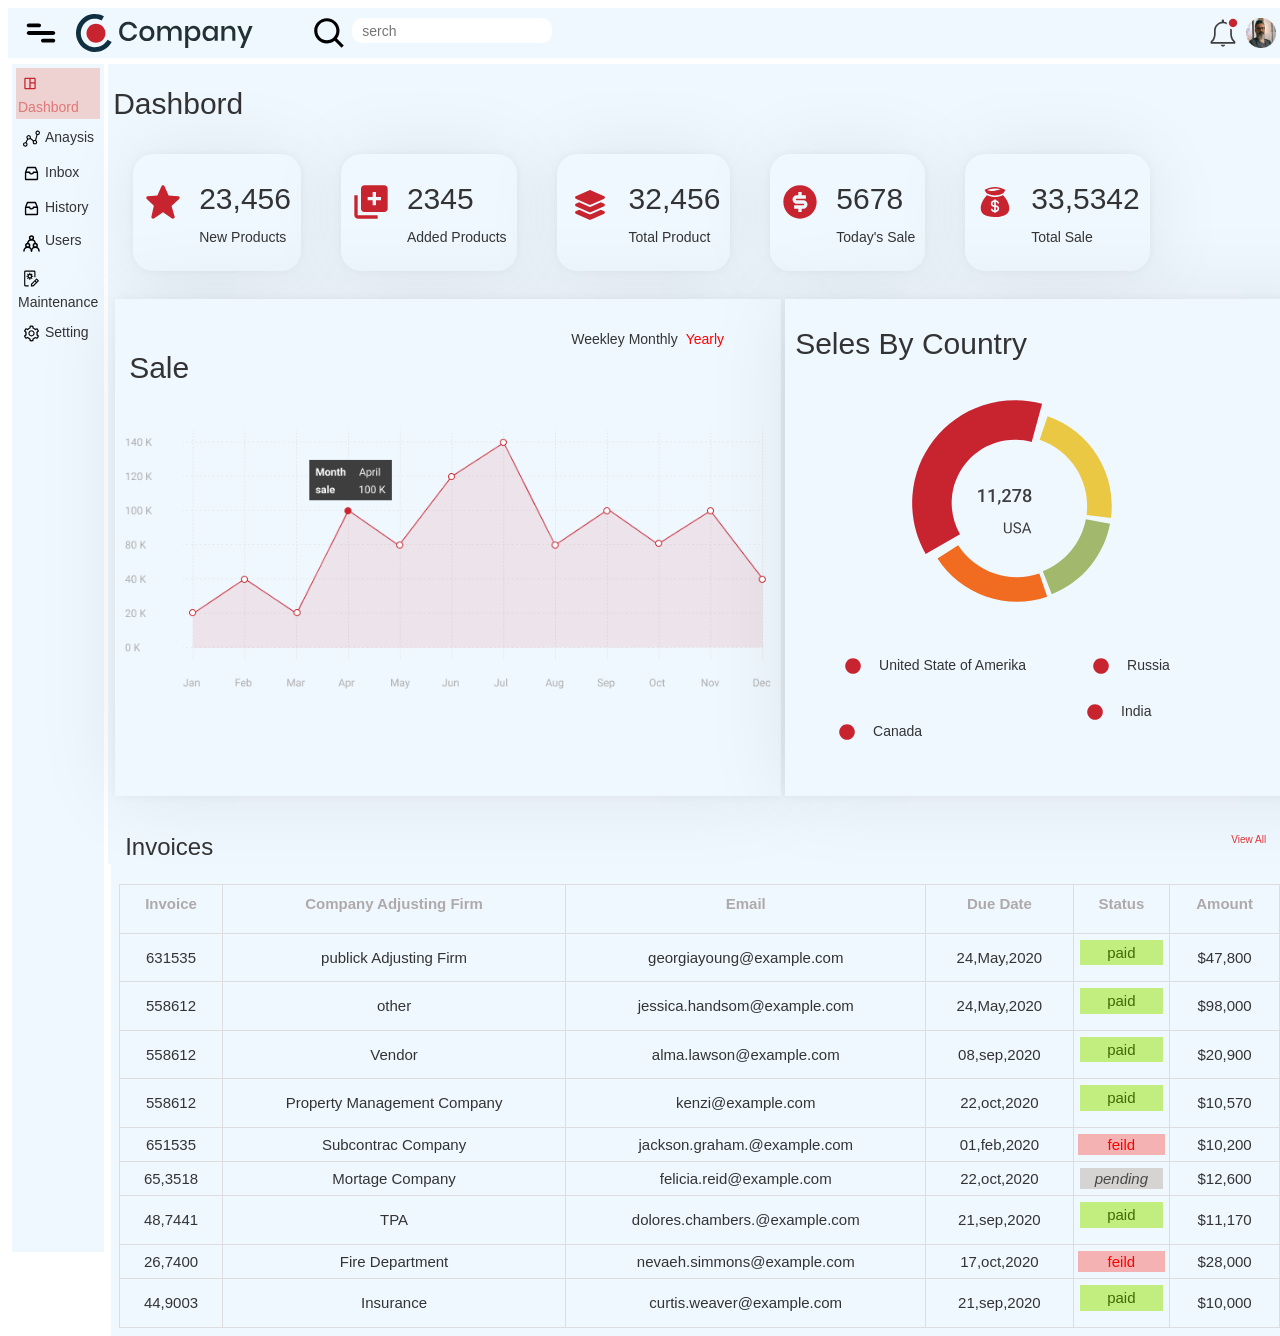
<file: HTML/html_training_assignment/dashbord.html>
<!DOCTYPE html>
<html lang="en">

<head>
    <meta charset="UTF-8">
    <meta http-equiv="X-UA-Compatible" content="IE=edge">
    <meta name="viewport" content="width=device-width, initial-scale=1.0">
    <title>Dashbord</title>
    <link rel="stylesheet" href="css/dashbord.css">
    <link rel="stylesheet" href="https://cdnjs.cloudflare.com/ajax/libs/font-awesome/6.2.1/css/all.min.css">
    <link rel="stylesheet" href="https://maxcdn.bootstrapcdn.com/bootstrap/3.4.1/css/bootstrap.min.css">
    <script src="https://cdn.jsdelivr.net/npm/@popperjs/core@2.11.6/dist/umd/popper.min.js"
        integrity="sha384-oBqDVmMz9ATKxIep9tiCxS/Z9fNfEXiDAYTujMAeBAsjFuCZSmKbSSUnQlmh/jp3"
        crossorigin="anonymous"></script>
    <script src="https://cdn.jsdelivr.net/npm/bootstrap@5.3.0-alpha1/dist/js/bootstrap.min.js"
        integrity="sha384-mQ93GR66B00ZXjt0YO5KlohRA5SY2XofN4zfuZxLkoj1gXtW8ANNCe9d5Y3eG5eD"
        crossorigin="anonymous"></script>

    <style>
        table {
            font-family: arial, sans-serif;
            border-collapse: collapse;
            width: 100%;
            font-size: 15px;

        }

        td,
        th {

            border: 1px solid #dddddd;
            text-align: center;
            padding: 6px;

        }

        th>p {
            color: rgb(175, 170, 170);
        }

        td>p {
            background-color: rgb(193, 238, 126);
            color: rgb(65, 105, 5);

        }

        td {

            background-origin: border-box;
        }

        td>i {
            color: rgb(75, 71, 71);
            background-color: rgb(214, 211, 211);
            margin-left: -44px;
            margin-right: -44px;
            padding-left: 15px;
            padding-right: 15px;
            text-align: center;
        }

        td>span {
            background-color: rgb(245, 178, 178);
            color: rgb(253, 0, 0);
            margin-left: -18px;
            margin-right: -18px;
            padding-left: 30px;
            padding-right: 30px;

        }
    </style>
</head>

<body>

    <div class="san">
        <img class="todo" src="images/menu-bar.svg" alt="">
        <img class="rat" src="images/logo.svg" alt="">
        <img src="images/search-icon.svg" alt=""><input type="text" placeholder="serch">
        <div class="tet"><img src="images/notification-icon.svg" alt=""> <img src="images/profile.png" alt="">
            <p>john Doe</p> <img src="images/downward-arrow.svg" alt="">
        </div>
    </div>

    <div class="sr">

        <div class=" got ">
            <div class="ms">
                <img src="images/dashboard-active.svg" alt=""><span> Dashbord </span></img>
            </div>
            <div class="mt">
                <img src="images/graph-default.svg" alt="">Anaysis</img>
            </div>
            <div class="mu">
                <img src="images/inbox-default.svg" alt="">Inbox</img>
            </div>
            <div class="mv">
                <img src="images/inbox-default.svg" alt="">History</img>
            </div>
            <div class="mw">
                <img src="images/user-default.svg" alt="">Users</img>
            </div>
            <div class="mx">
                <img src="images/maintenance-default.svg" alt="">Maintenance</img>
            </div>
            <div class="mz">
                <img src="images/setting-default.svg" alt="">Setting</img>
            </div>
        </div>


        <!--start the dashbord-->

        <div class="mr">
            <h2>Dashbord</h2>

            <!--first dashbord-->

            <div class="bs">


                <div class="sa">
                    <div class="sb">
                        <img src="images/star.svg" alt="star">
                    </div>
                    <div class="sc">
                        <h2>23,456</h2>
                        <span>New Products</span>
                    </div>
                </div>

                <div class="sa">
                    <div class="sb">
                        <img src="images/new-product.svg" alt="star">
                    </div>
                    <div class="sc">
                        <h2>2345</h2>
                        <span>Added Products</span>
                    </div>
                </div>


                <div class="sa">
                    <div class="sb">
                        <img class="ds" src="images/total-product.svg" alt="star">
                    </div>
                    <div class="sc">
                        <h2>32,456</h2>
                        <span>Total Product</span>
                    </div>
                </div>

                <div class="sa">

                    <div class="sb">
                        <img src="images/dollar-filled.svg" alt="star">
                    </div>
                    <div class="sc">
                        <h2>5678</h2>
                        <span>Today's Sale</span>
                    </div>
                </div>

                <div class="sa">
                    <div class="sb">
                        <img src="images/money-bag.svg" alt="star">
                    </div>
                    <div class="sc">
                        <h2>33,5342</h2>
                        <span>Total Sale</span>
                    </div>
                </div>

            </div>



            <!--second dashbord-->
            <div class="mw">
                <div class="rs">


                    <div class="ga">
                        <div class="gh">
                            <b>
                                <h2>Sale</h2>
                            </b>


                        </div>

                        <div class="gi">
                            <p>Weekley</p>
                            <p>Monthly</p>
                            <p> <span>Yearly </span> </p>
                        </div>
                    </div>

                    <div class="gj">
                        <img src="images/data-graph.png" alt="">
                    </div>


                </div>








                <div class="rs">

                    <div class="ab">
                        <h2>Seles By Country</h2>
                    </div>
                    <div class="ab">
                        <img src="images/pie-chart.svg" alt="">
                    </div>
                    <div class="ab">
                        <div class="ta">
                            <d> <span> <img src="images/radio-checked-icon.svg" alt=""> United State of Amerika</span>
                            </d>
                            <d> <span>
                                    <p> <img src="images/radio-checked-icon.svg" alt=""> Canada </p>
                                </span></d>

                        </div>
                        <div class="ta">
                            <d> <span> <img src="images/radio-checked-icon.svg" alt=""> Russia</span></d>

                            <d> <span>
                                    <p> <img src="images/radio-checked-icon.svg" alt=""> India </p>
                                </span></d>
                        </div>
                    </div>


                </div>
            </div>


            <!-- third class------->
            <div class="ak">
                <div class="cv">
                    <div class="bn">
                        <h3>Invoices</h3>
                    </div>
                    <div class="bn">
                        <h4>View All</h4>
                    </div>
                </div>
                <div class="cv">


                    <table>
                        <tr>
                            <th>
                                <p> Invoice </p>
                            </th>
                            <th>
                                <p>Company Adjusting Firm </p>
                            </th>
                            <th>
                                <p>Email </p>
                            </th>
                            <th>
                                <p>Due Date </p>
                            </th>
                            <th>
                                <p>Status </p>
                            </th>
                            <th>
                                <p>Amount </p>
                            </th>

                        </tr>
                        <tr>
                            <td>631535</td>
                            <td>publick Adjusting Firm</td>
                            <td>georgiayoung@example.com</td>
                            <td>24,May,2020</td>
                            <td>
                                <p> paid
                            </td>
                            <td>$47,800</td>
                        </tr>
                        <tr>
                            <td>558612 </td>
                            <td>other </td>
                            <td>jessica.handsom@example.com</td>
                            <td> 24,May,2020</td>
                            <td>
                                <p> paid
                            </td>
                            <td>$98,000</td>
                        </tr>
                        <tr>
                            <td>558612 </td>
                            <td> Vendor</td>
                            <td> alma.lawson@example.com</td>
                            <td> 08,sep,2020</td>
                            <td>
                                <p> paid
                            </td>
                            <td>$20,900</td>
                        </tr>
                        <tr>
                            <td>558612 </td>
                            <td> Property Management Company</td>
                            <td> kenzi@example.com</td>
                            <td> 22,oct,2020</td>
                            <td>
                                <p> paid
                            </td>
                            <td>$10,570</td>
                        </tr>
                        <tr>
                            <td> 651535</td>
                            <td>Subcontrac Company </td>
                            <td>jackson.graham.@example.com</td>
                            <td>01,feb,2020 </td>
                            <td> <span>feild </span> </td>
                            <td>$10,200</td>
                        </tr>
                        <tr>
                            <td> 65,3518 </td>
                            <td> Mortage Company</td>
                            <td>felicia.reid@example.com</td>
                            <td> 22,oct,2020 </td>
                            <td> <i> pending </i> </td>
                            <td>$12,600</td>
                        </tr>
                        <tr>
                            <td> 48,7441 </td>
                            <td>TPA </td>
                            <td>dolores.chambers.@example.com</td>
                            <td> 21,sep,2020 </td>
                            <td>
                                <p> paid
                            </td>
                            <td>$11,170</td>
                        </tr>
                        <tr>
                            <td>26,7400 </td>
                            <td>Fire Department </td>
                            <td>nevaeh.simmons@example.com</td>
                            <td> 17,oct,2020</td>
                            <td> <span>feild </span> </td>
                            <td>$28,000</td>
                        </tr>
                        <tr>
                            <td>44,9003 </td>
                            <td>Insurance </td>
                            <td>curtis.weaver@example.com</td>
                            <td>21,sep,2020 </td>
                            <td>
                                <p> paid
                            </td>
                            <td>$10,000</td>
                        </tr>
                    </table>


                </div>
            </div>
        </div>



</body>

</html>
</file>
<file: HTML/html_training_assignment/css/dashbord.css>
*{
    margin: 2px;
    padding: 2px; 


}
.body{
    display: flex;
    width: 100%;
    height: 100%;
    flex-wrap: wrap; 
    justify-content: center;
    align-items: center;

}
.todo{
    margin-left: 10px;
}


.rat{
    
    margin-left: 10px;
    margin-right: 50px;
   
}
.san > input{
    margin-top: 8px;
    height: 25px;
    width: 200px;
    border-radius: 5px;
}
.san > input{
    border: none;
    border-radius: 10px;
}
.san {
    display: flex;
    height: 50px;
    width: 1390px;
    flex-direction: row;
    background-color: aliceblue;
}
.tet{
    margin-left: 650px;
    display: flex;
}
.tet > p{
    margin: 5px;
}

.san > input {
    padding: 10px;
}



.sr{
    display: flex;
  
    
}
.got{
    display: flex;
    flex-direction: column;
    background-color: aliceblue;
    height: 1188px;
    width: 120px;


}




.mr{
    width: 1260px;
    padding: 1px;
    height: 800px;
    background-color: aliceblue;
}
.ms {
    background-color: rgb(238, 209, 209);
}
.ms > span{
    color: rgb(223, 120, 120);
}
.ms > img{
   
   height: 23px;
   width: 20px;
}
.mt > img{
   
    height: 23px;
    width: 23px;
 }
 .mu > img{
    height: 23px;
    width: 23px;
  
    

 }
 .mv > img{
    height: 23px;
    width: 23px;
   
 }
 .mw > img{
    height: 23px;
    width: 23px;
  
 }
 .mx > img{
    height: 23px;
    width: 23px;
   
 }
 .mz > img{
    height: 23px;
    width: 23px;
 
 }


.bs{
    display: flex;
  
   
}
.ds{
    width: 50px;
}

.sa{
    display: flex;
    justify-content: space-between;
    border-radius: 20px;
    background-color: aliceblue;
    margin: 20px;
    
    box-shadow:
    0px 0px 10px rgba(0, 0, 0, 0.044),
    0px 0px 80px rgba(0, 0, 0, 0.08);
}

.sb{
    margin-top: 20px;
  
}
.sc{
    margin-bottom: 20px;
}



.rs{
   
    flex-direction: end; 
    background-color: aliceblue;
    width: 700px;
    box-shadow:
    0px 0px 10px rgba(0, 0, 0, 0.044),
    0px 0px 80px rgba(0, 0, 0, 0.08);
}


.gi{
    display: flex;

    margin-top: 20px;
    padding-left: 370px;
}
.mw{
    display: flex;
   
}
.ga{
    display: flex;
    
   
}
.gj > img{
    width: 650px;
}
.gi > p > span{
    color: red;
}

.ab > img{
    width: 350px;
    padding-left: 100px;
}
.ab{
    display: flex;
    width: 500px;
}

.ta {
    padding-left: 30px;
    width: 250px;
}
.ta > d > span > img{
    width: 40px;
    height: 40px;
}
.ta > d > span > p > img{
    width: 40px;
   
    height: 40px; 
}






/* third class css */



.ak{
    background-color: aliceblue;
    width: 1255px;
   padding-right: 80px;
}

.cv{
    display: flex;
    justify-content: space-between;
}
.bn > h4 {
    padding-right: 10px;
    font-size: 10px;
    color: rgb(224, 51, 51);
    font-style: bold;
    margin-top: 20px;
     
}


 table > p{
    background-color: greenyellow;
}
</file>
